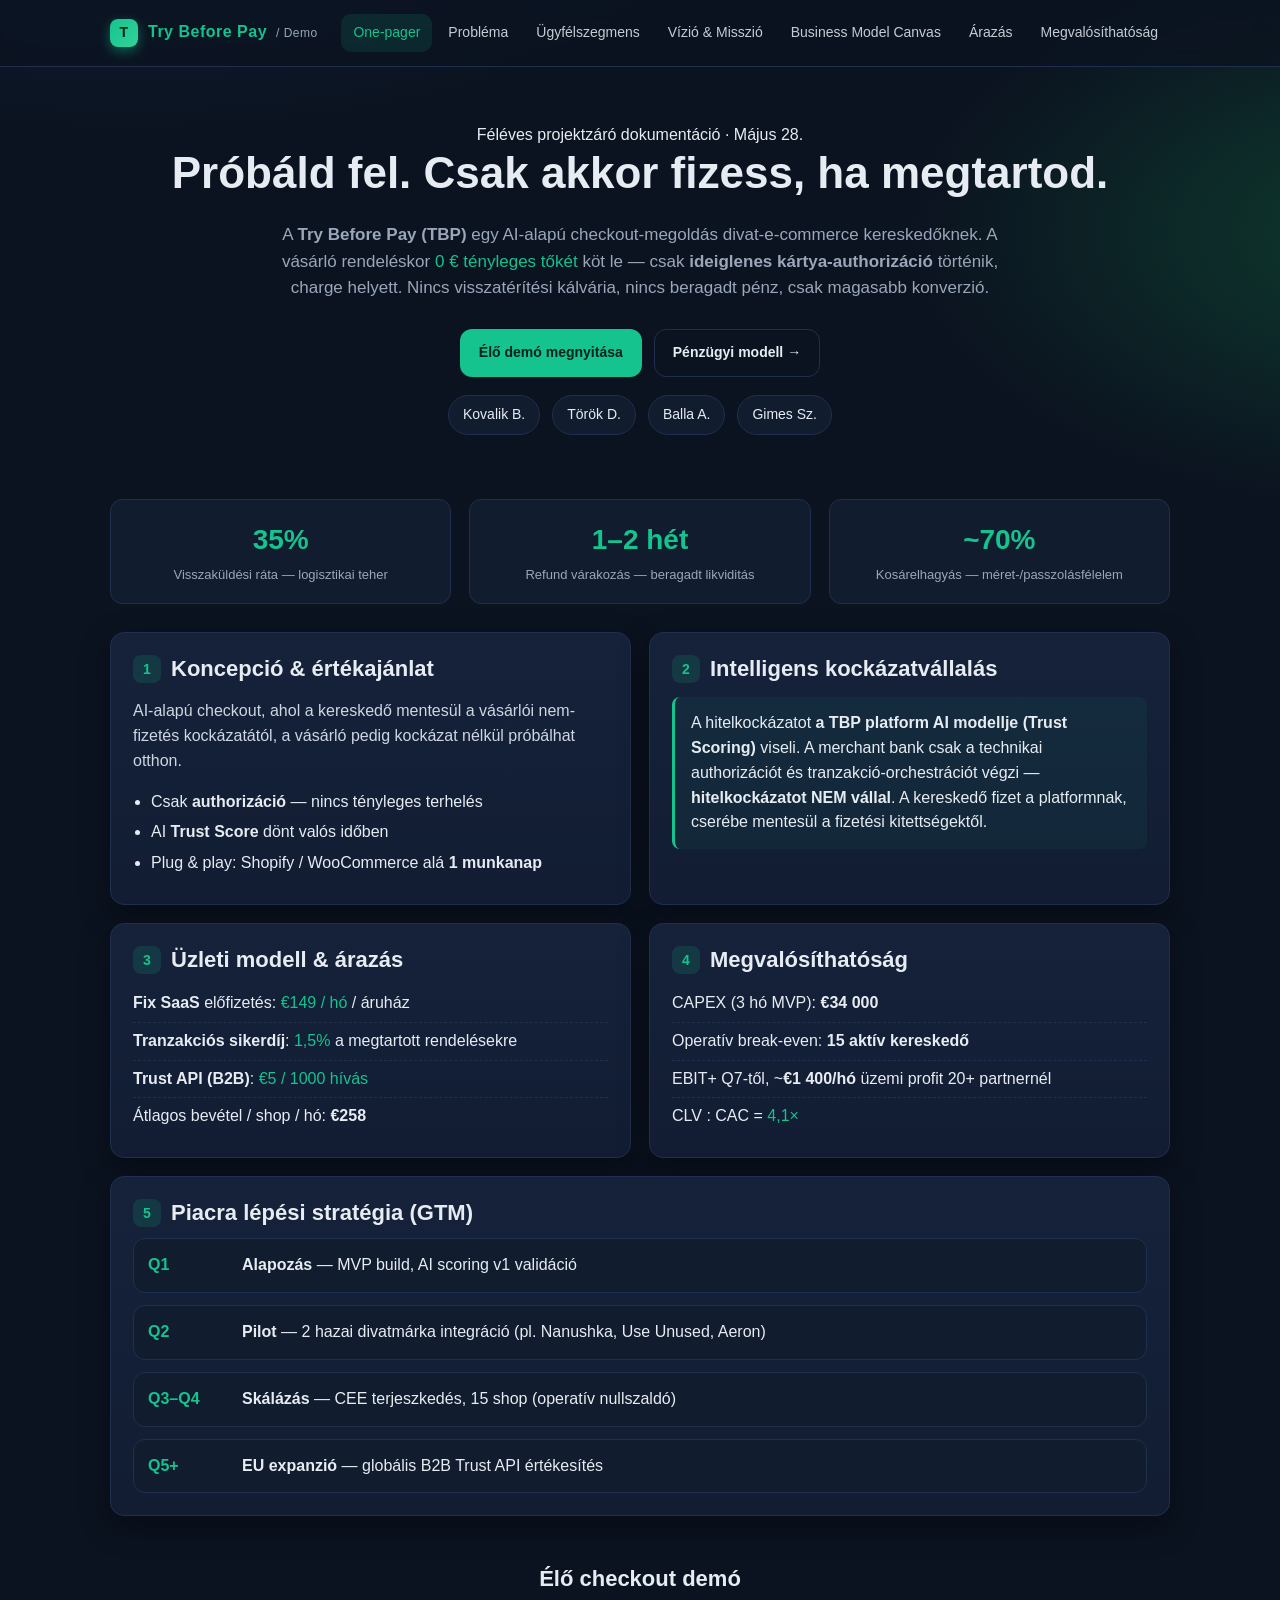
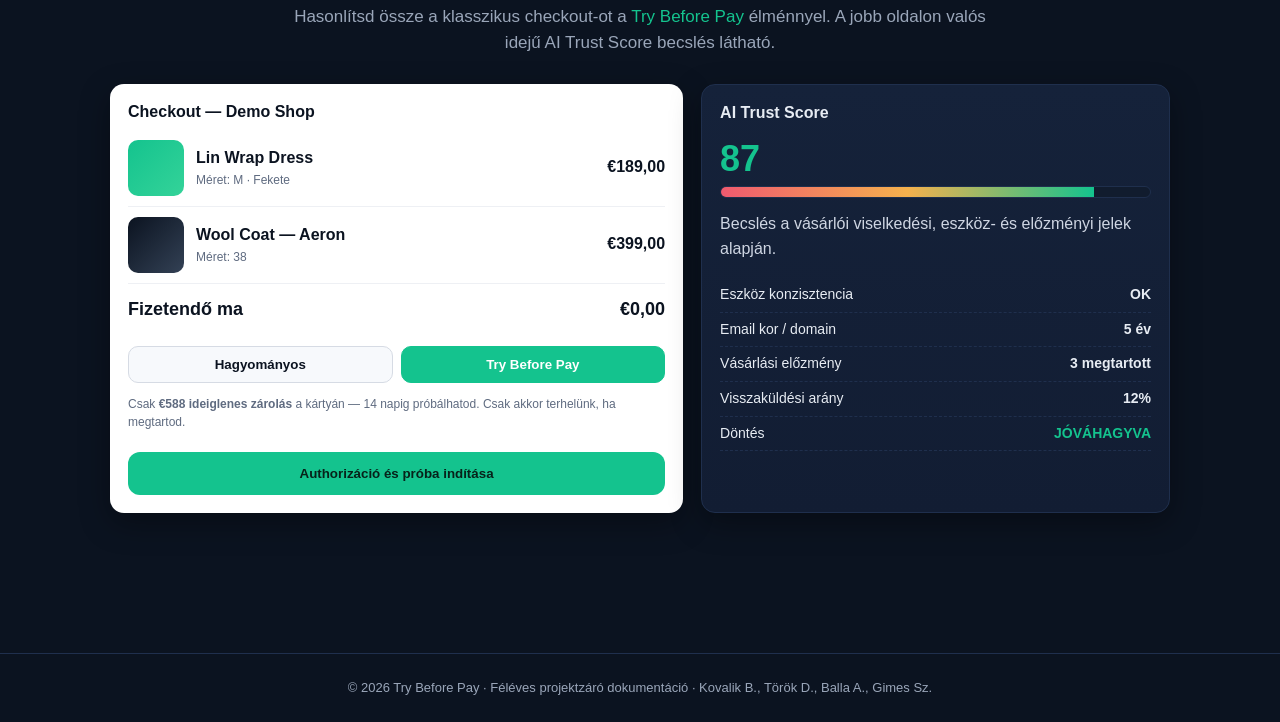
<file: index.html>
<!DOCTYPE html>
<html lang="hu">
<head>
<meta charset="UTF-8" />
<meta name="viewport" content="width=device-width, initial-scale=1" />
<title>Try Before Pay — One-pager</title>
<link rel="stylesheet" href="assets/styles.css" />
</head>
<body>

<nav class="nav">
  <div class="nav-inner">
    <a class="brand" href="index.html">
      <span class="brand-mark">T</span>
      <span class="brand-name">Try Before Pay <span class="brand-sub">/ Demo</span></span>
    </a>
    <div class="nav-links">
      <a href="index.html">One-pager</a>
      <a href="problem.html">Probléma</a>
      <a href="segment.html">Ügyfélszegmens</a>
      <a href="vision.html">Vízió &amp; Misszió</a>
      <a href="bmc.html">Business Model Canvas</a>
      <a href="pricing.html">Árazás</a>
      <a href="feasibility.html">Megvalósíthatóság</a>
    </div>
  </div>
</nav>

<section class="hero">
  <span class="tag">Féléves projektzáró dokumentáció · Május 28.</span>
  <h1>Próbáld fel. Csak akkor fizess, ha megtartod.</h1>
  <p class="lead">
    A <strong>Try Before Pay (TBP)</strong> egy AI-alapú checkout-megoldás divat-e-commerce kereskedőknek.
    A vásárló rendeléskor <span class="accent">0 € tényleges tőkét</span> köt le —
    csak <strong>ideiglenes kártya-authorizáció</strong> történik, charge helyett.
    Nincs visszatérítési kálvária, nincs beragadt pénz, csak magasabb konverzió.
  </p>
  <div class="cta-row">
    <a class="btn btn-primary" href="#demo">Élő demó megnyitása</a>
    <a class="btn btn-ghost" href="feasibility.html">Pénzügyi modell →</a>
  </div>
  <div class="team">
    <span class="chip">Kovalik B.</span>
    <span class="chip">Török D.</span>
    <span class="chip">Balla A.</span>
    <span class="chip">Gimes Sz.</span>
  </div>
</section>

<main class="container">

  <!-- Top stats -->
  <section class="grid grid-3" style="margin-bottom: 28px;">
    <div class="stat"><div class="v">35%</div><div class="l">Visszaküldési ráta — logisztikai teher</div></div>
    <div class="stat"><div class="v">1–2 hét</div><div class="l">Refund várakozás — beragadt likviditás</div></div>
    <div class="stat"><div class="v">~70%</div><div class="l">Kosárelhagyás — méret-/passzolásfélelem</div></div>
  </section>

  <!-- One-pager structure mirroring the PDF -->
  <section class="grid grid-2">

    <div class="card">
      <h2><span class="num">1</span> Koncepció &amp; értékajánlat</h2>
      <p>
        AI-alapú checkout, ahol a kereskedő mentesül a vásárlói nem-fizetés kockázatától,
        a vásárló pedig kockázat nélkül próbálhat otthon.
      </p>
      <ul class="bullets">
        <li>Csak <strong>authorizáció</strong> — nincs tényleges terhelés</li>
        <li>AI <strong>Trust Score</strong> dönt valós időben</li>
        <li>Plug &amp; play: Shopify / WooCommerce alá <strong>1 munkanap</strong></li>
      </ul>
    </div>

    <div class="card">
      <h2><span class="num">2</span> Intelligens kockázatvállalás</h2>
      <div class="callout">
        A hitelkockázatot <strong>a TBP platform AI modellje (Trust Scoring)</strong> viseli.
        A merchant bank csak a technikai authorizációt és tranzakció-orchestrációt végzi —
        <strong>hitelkockázatot NEM vállal</strong>. A kereskedő fizet a platformnak,
        cserébe mentesül a fizetési kitettségektől.
      </div>
    </div>

    <div class="card">
      <h2><span class="num">3</span> Üzleti modell &amp; árazás</h2>
      <ul class="clean">
        <li><strong>Fix SaaS</strong> előfizetés: <span class="accent">€149 / hó</span> / áruház</li>
        <li><strong>Tranzakciós sikerdíj</strong>: <span class="accent">1,5%</span> a megtartott rendelésekre</li>
        <li><strong>Trust API (B2B)</strong>: <span class="accent">€5 / 1000 hívás</span></li>
        <li>Átlagos bevétel / shop / hó: <strong>€258</strong></li>
      </ul>
    </div>

    <div class="card">
      <h2><span class="num">4</span> Megvalósíthatóság</h2>
      <ul class="clean">
        <li>CAPEX (3 hó MVP): <strong>€34 000</strong></li>
        <li>Operatív break-even: <strong>15 aktív kereskedő</strong></li>
        <li>EBIT+ Q7-től, ~<strong>€1 400/hó</strong> üzemi profit 20+ partnernél</li>
        <li>CLV : CAC = <span class="accent">4,1×</span></li>
      </ul>
    </div>

    <div class="card" style="grid-column: 1 / -1;">
      <h2><span class="num">5</span> Piacra lépési stratégia (GTM)</h2>
      <div class="timeline">
        <div class="step"><div class="q">Q1</div><div><strong>Alapozás</strong> — MVP build, AI scoring v1 validáció</div></div>
        <div class="step"><div class="q">Q2</div><div><strong>Pilot</strong> — 2 hazai divatmárka integráció (pl. Nanushka, Use Unused, Aeron)</div></div>
        <div class="step"><div class="q">Q3–Q4</div><div><strong>Skálázás</strong> — CEE terjeszkedés, 15 shop (operatív nullszaldó)</div></div>
        <div class="step"><div class="q">Q5+</div><div><strong>EU expanzió</strong> — globális B2B Trust API értékesítés</div></div>
      </div>
    </div>
  </section>

  <!-- Interactive demo -->
  <section id="demo" style="margin-top: 50px;">
    <h2 style="text-align:center;">Élő checkout demó</h2>
    <p class="lead" style="text-align:center;">
      Hasonlítsd össze a klasszikus checkout-ot a <span class="accent">Try Before Pay</span> élménnyel.
      A jobb oldalon valós idejű AI Trust Score becslés látható.
    </p>

    <div class="demo">
      <div class="checkout">
        <h3>Checkout — Demo Shop</h3>
        <div class="product">
          <div class="thumb"></div>
          <div>
            <div><strong>Lin Wrap Dress</strong></div>
            <div class="note">Méret: M · Fekete</div>
          </div>
          <div class="price">€189,00</div>
        </div>
        <div class="product">
          <div class="thumb" style="background: linear-gradient(135deg,#0b1320,#334155);"></div>
          <div>
            <div><strong>Wool Coat — Aeron</strong></div>
            <div class="note">Méret: 38</div>
          </div>
          <div class="price">€399,00</div>
        </div>
        <div class="total"><span>Fizetendő ma</span><span id="payable">€0,00</span></div>

        <div class="pay-toggle">
          <button id="modeStd">Hagyományos</button>
          <button id="modeTbp" class="active">Try Before Pay</button>
        </div>
        <p class="note" id="modeNote">
          Csak <strong>€588 ideiglenes zárolás</strong> a kártyán — 14 napig próbálhatod.
          Csak akkor terhelünk, ha megtartod.
        </p>
        <button class="pay-btn tbp" id="payBtn">Authorizáció és próba indítása</button>
      </div>

      <div class="card score-panel">
        <h3>AI Trust Score</h3>
        <div class="score-val" id="scoreVal">87</div>
        <div class="meter"><span id="scoreBar" style="width:87%;"></span></div>
        <p class="note" style="margin-top:14px;">Becslés a vásárlói viselkedési, eszköz- és előzményi jelek alapján.</p>
        <div class="row"><span>Eszköz konzisztencia</span><strong>OK</strong></div>
        <div class="row"><span>Email kor / domain</span><strong>5 év</strong></div>
        <div class="row"><span>Vásárlási előzmény</span><strong>3 megtartott</strong></div>
        <div class="row"><span>Visszaküldési arány</span><strong>12%</strong></div>
        <div class="row"><span>Döntés</span><strong class="accent" id="decision">JÓVÁHAGYVA</strong></div>
      </div>
    </div>
  </section>

</main>

<footer>
  © 2026 Try Before Pay · Féléves projektzáró dokumentáció · Kovalik B., Török D., Balla A., Gimes Sz.
</footer>

<script src="assets/nav.js"></script>
<script>
  const total = 588;
  const payableEl = document.getElementById('payable');
  const noteEl = document.getElementById('modeNote');
  const btnEl = document.getElementById('payBtn');
  const modeStd = document.getElementById('modeStd');
  const modeTbp = document.getElementById('modeTbp');

  function setMode(tbp) {
    if (tbp) {
      modeTbp.classList.add('active');
      modeStd.classList.remove('active');
      payableEl.textContent = '€0,00';
      noteEl.innerHTML = 'Csak <strong>€' + total + ' ideiglenes zárolás</strong> a kártyán — 14 napig próbálhatod. Csak akkor terhelünk, ha megtartod.';
      btnEl.classList.add('tbp');
      btnEl.textContent = 'Authorizáció és próba indítása';
    } else {
      modeStd.classList.add('active');
      modeTbp.classList.remove('active');
      payableEl.textContent = '€' + total + ',00';
      noteEl.innerHTML = 'Teljes összeg azonnali terhelése. Refund 1–2 hét, ha visszaküldöd.';
      btnEl.classList.remove('tbp');
      btnEl.textContent = 'Fizetés most';
    }
  }
  modeStd.addEventListener('click', () => setMode(false));
  modeTbp.addEventListener('click', () => setMode(true));
  setMode(true);

  // Animated trust score
  const scoreVal = document.getElementById('scoreVal');
  const scoreBar = document.getElementById('scoreBar');
  const decision = document.getElementById('decision');
  let s = 40;
  const target = 87;
  const tick = setInterval(() => {
    s += 1;
    scoreVal.textContent = s;
    scoreBar.style.width = s + '%';
    if (s >= target) { clearInterval(tick); decision.textContent = 'JÓVÁHAGYVA'; }
  }, 25);
</script>
</body>
</html>
</file>
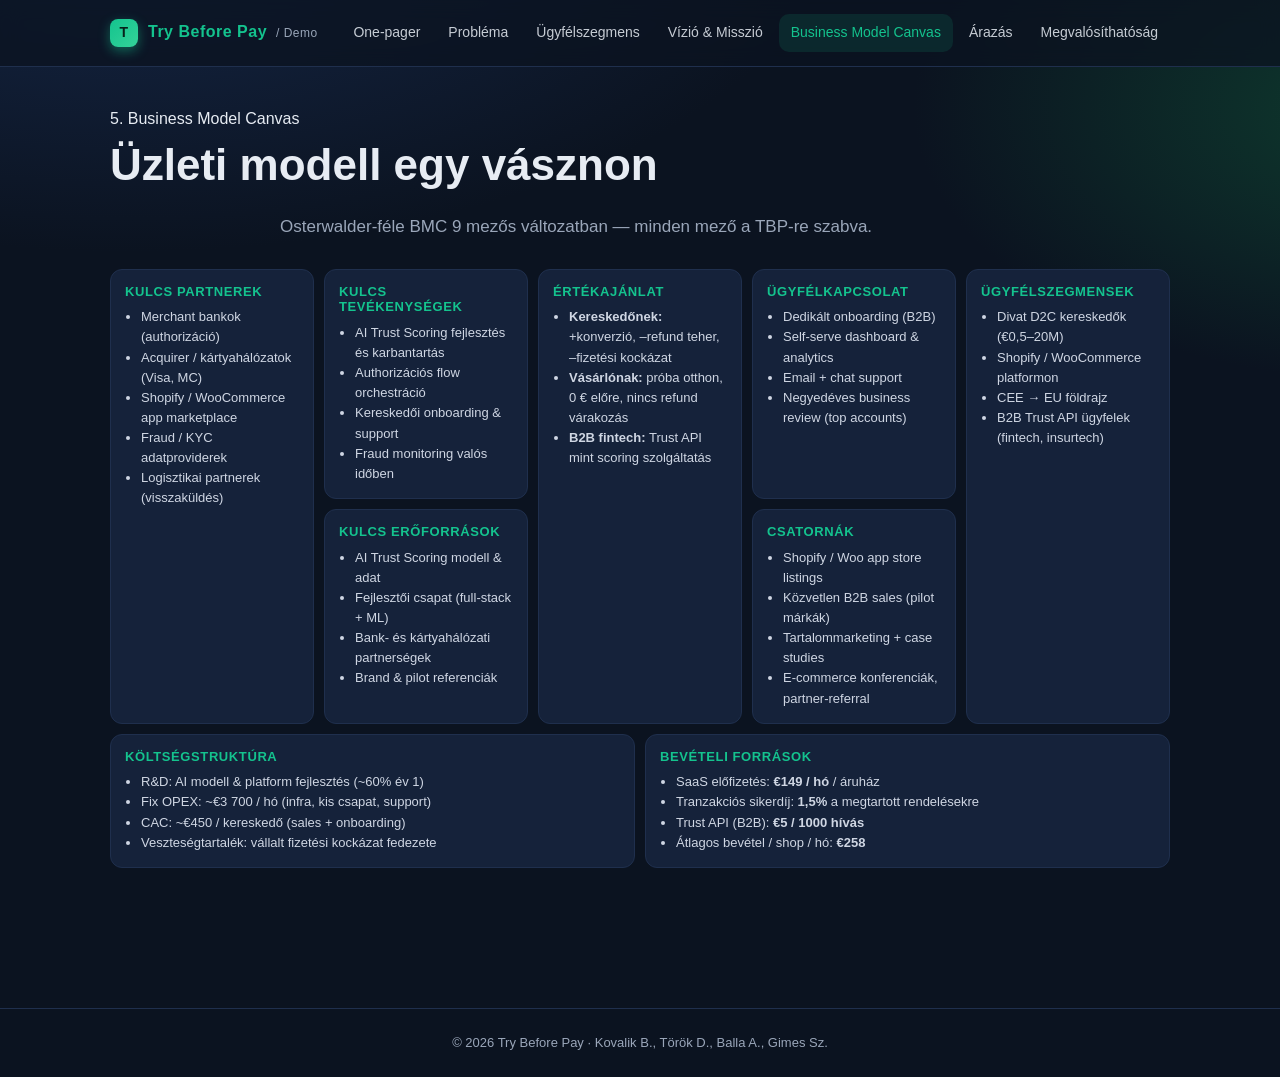
<file: bmc.html>
<!DOCTYPE html>
<html lang="hu">
<head>
<meta charset="UTF-8" />
<meta name="viewport" content="width=device-width, initial-scale=1" />
<title>Business Model Canvas — Try Before Pay</title>
<link rel="stylesheet" href="assets/styles.css" />
</head>
<body>

<nav class="nav">
  <div class="nav-inner">
    <a class="brand" href="index.html">
      <span class="brand-mark">T</span>
      <span class="brand-name">Try Before Pay <span class="brand-sub">/ Demo</span></span>
    </a>
    <div class="nav-links">
      <a href="index.html">One-pager</a>
      <a href="problem.html">Probléma</a>
      <a href="segment.html">Ügyfélszegmens</a>
      <a href="vision.html">Vízió &amp; Misszió</a>
      <a href="bmc.html">Business Model Canvas</a>
      <a href="pricing.html">Árazás</a>
      <a href="feasibility.html">Megvalósíthatóság</a>
    </div>
  </div>
</nav>

<main class="container">
  <span class="tag">5. Business Model Canvas</span>
  <h1 style="margin-top:8px;">Üzleti modell egy vásznon</h1>
  <p class="lead">Osterwalder-féle BMC 9 mezős változatban — minden mező a TBP-re szabva.</p>

  <section class="bmc" style="margin-top: 12px;">
    <div class="b kp">
      <h3>Kulcs partnerek</h3>
      <ul>
        <li>Merchant bankok (authorizáció)</li>
        <li>Acquirer / kártyahálózatok (Visa, MC)</li>
        <li>Shopify / WooCommerce app marketplace</li>
        <li>Fraud / KYC adatproviderek</li>
        <li>Logisztikai partnerek (visszaküldés)</li>
      </ul>
    </div>
    <div class="b ka">
      <h3>Kulcs tevékenységek</h3>
      <ul>
        <li>AI Trust Scoring fejlesztés és karbantartás</li>
        <li>Authorizációs flow orchestráció</li>
        <li>Kereskedői onboarding &amp; support</li>
        <li>Fraud monitoring valós időben</li>
      </ul>
    </div>
    <div class="b vp">
      <h3>Értékajánlat</h3>
      <ul>
        <li><strong>Kereskedőnek:</strong> +konverzió, –refund teher, –fizetési kockázat</li>
        <li><strong>Vásárlónak:</strong> próba otthon, 0 € előre, nincs refund várakozás</li>
        <li><strong>B2B fintech:</strong> Trust API mint scoring szolgáltatás</li>
      </ul>
    </div>
    <div class="b cr">
      <h3>Ügyfélkapcsolat</h3>
      <ul>
        <li>Dedikált onboarding (B2B)</li>
        <li>Self-serve dashboard &amp; analytics</li>
        <li>Email + chat support</li>
        <li>Negyedéves business review (top accounts)</li>
      </ul>
    </div>
    <div class="b cs">
      <h3>Ügyfélszegmensek</h3>
      <ul>
        <li>Divat D2C kereskedők (€0,5–20M)</li>
        <li>Shopify / WooCommerce platformon</li>
        <li>CEE → EU földrajz</li>
        <li>B2B Trust API ügyfelek (fintech, insurtech)</li>
      </ul>
    </div>
    <div class="b kr">
      <h3>Kulcs erőforrások</h3>
      <ul>
        <li>AI Trust Scoring modell &amp; adat</li>
        <li>Fejlesztői csapat (full-stack + ML)</li>
        <li>Bank- és kártyahálózati partnerségek</li>
        <li>Brand &amp; pilot referenciák</li>
      </ul>
    </div>
    <div class="b ch">
      <h3>Csatornák</h3>
      <ul>
        <li>Shopify / Woo app store listings</li>
        <li>Közvetlen B2B sales (pilot márkák)</li>
        <li>Tartalommarketing + case studies</li>
        <li>E-commerce konferenciák, partner-referral</li>
      </ul>
    </div>
    <div class="b co">
      <h3>Költségstruktúra</h3>
      <ul>
        <li>R&amp;D: AI modell &amp; platform fejlesztés (~60% év 1)</li>
        <li>Fix OPEX: ~€3 700 / hó (infra, kis csapat, support)</li>
        <li>CAC: ~€450 / kereskedő (sales + onboarding)</li>
        <li>Veszteségtartalék: vállalt fizetési kockázat fedezete</li>
      </ul>
    </div>
    <div class="b rs">
      <h3>Bevételi források</h3>
      <ul>
        <li>SaaS előfizetés: <strong>€149 / hó</strong> / áruház</li>
        <li>Tranzakciós sikerdíj: <strong>1,5%</strong> a megtartott rendelésekre</li>
        <li>Trust API (B2B): <strong>€5 / 1000 hívás</strong></li>
        <li>Átlagos bevétel / shop / hó: <strong>€258</strong></li>
      </ul>
    </div>
  </section>
</main>

<footer>© 2026 Try Before Pay · Kovalik B., Török D., Balla A., Gimes Sz.</footer>
<script src="assets/nav.js"></script>
</body>
</html>
</file>
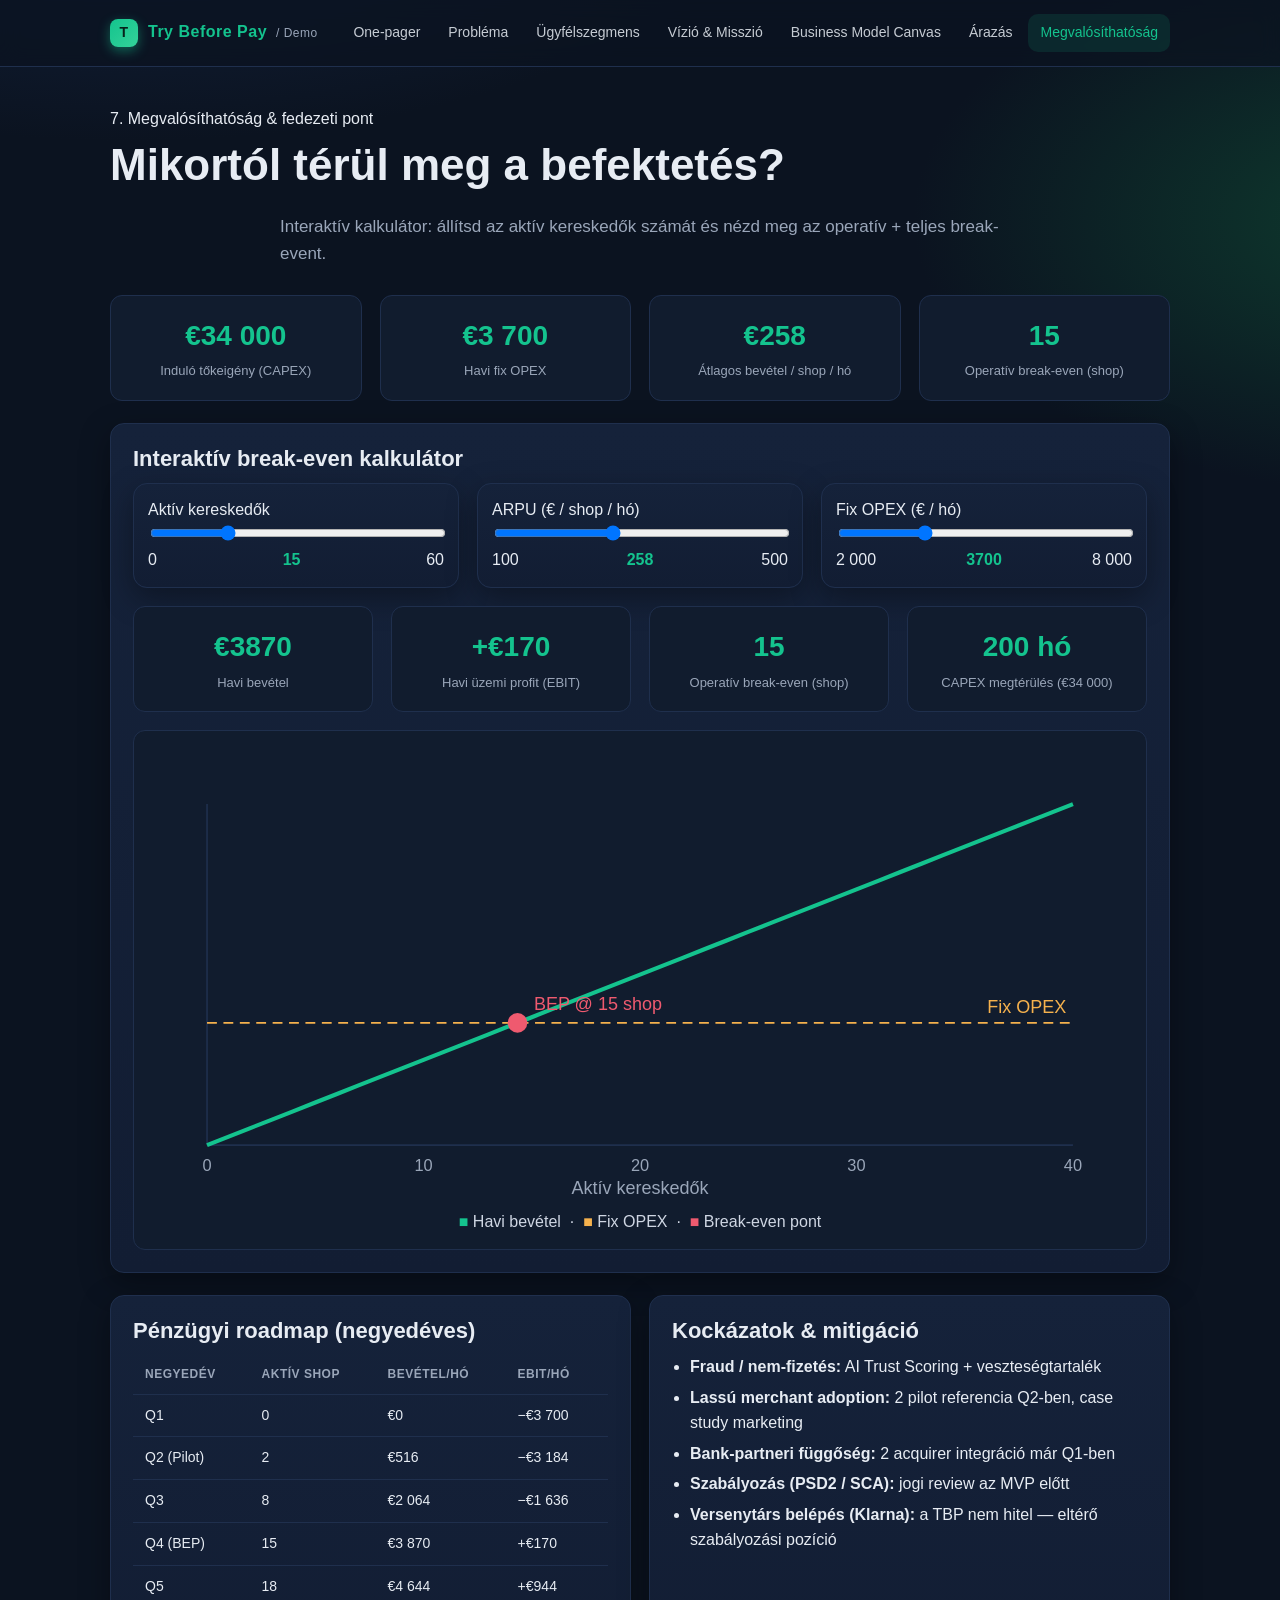
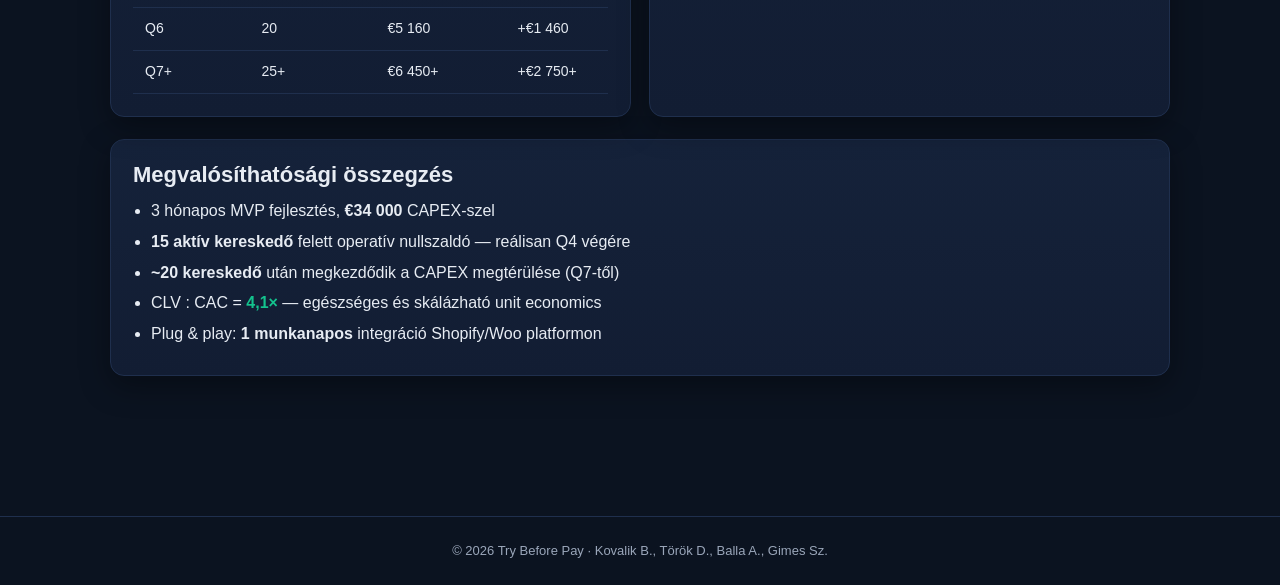
<file: feasibility.html>
<!DOCTYPE html>
<html lang="hu">
<head>
<meta charset="UTF-8" />
<meta name="viewport" content="width=device-width, initial-scale=1" />
<title>Megvalósíthatóság &amp; Fedezeti pont — Try Before Pay</title>
<link rel="stylesheet" href="assets/styles.css" />
</head>
<body>

<nav class="nav">
  <div class="nav-inner">
    <a class="brand" href="index.html">
      <span class="brand-mark">T</span>
      <span class="brand-name">Try Before Pay <span class="brand-sub">/ Demo</span></span>
    </a>
    <div class="nav-links">
      <a href="index.html">One-pager</a>
      <a href="problem.html">Probléma</a>
      <a href="segment.html">Ügyfélszegmens</a>
      <a href="vision.html">Vízió &amp; Misszió</a>
      <a href="bmc.html">Business Model Canvas</a>
      <a href="pricing.html">Árazás</a>
      <a href="feasibility.html">Megvalósíthatóság</a>
    </div>
  </div>
</nav>

<main class="container">
  <span class="tag">7. Megvalósíthatóság &amp; fedezeti pont</span>
  <h1 style="margin-top:8px;">Mikortól térül meg a befektetés?</h1>
  <p class="lead">
    Interaktív kalkulátor: állítsd az aktív kereskedők számát és nézd meg az operatív + teljes break-event.
  </p>

  <section class="grid grid-4">
    <div class="stat"><div class="v">€34 000</div><div class="l">Induló tőkeigény (CAPEX)</div></div>
    <div class="stat"><div class="v">€3 700</div><div class="l">Havi fix OPEX</div></div>
    <div class="stat"><div class="v">€258</div><div class="l">Átlagos bevétel / shop / hó</div></div>
    <div class="stat"><div class="v">15</div><div class="l">Operatív break-even (shop)</div></div>
  </section>

  <section class="card" style="margin-top: 22px;">
    <h2>Interaktív break-even kalkulátor</h2>
    <div class="grid grid-3" style="margin-top:10px;">
      <label class="card" style="padding:14px;">
        <div class="note">Aktív kereskedők</div>
        <input id="shops" type="range" min="0" max="60" value="15" style="width:100%;" />
        <div style="display:flex; justify-content:space-between;"><span>0</span><strong id="shopsVal" class="accent">15</strong><span>60</span></div>
      </label>
      <label class="card" style="padding:14px;">
        <div class="note">ARPU (€ / shop / hó)</div>
        <input id="arpu" type="range" min="100" max="500" value="258" style="width:100%;" />
        <div style="display:flex; justify-content:space-between;"><span>100</span><strong id="arpuVal" class="accent">258</strong><span>500</span></div>
      </label>
      <label class="card" style="padding:14px;">
        <div class="note">Fix OPEX (€ / hó)</div>
        <input id="opex" type="range" min="2000" max="8000" step="100" value="3700" style="width:100%;" />
        <div style="display:flex; justify-content:space-between;"><span>2 000</span><strong id="opexVal" class="accent">3 700</strong><span>8 000</span></div>
      </label>
    </div>

    <div class="grid grid-4" style="margin-top: 18px;">
      <div class="stat"><div class="v" id="revVal">€3 870</div><div class="l">Havi bevétel</div></div>
      <div class="stat"><div class="v" id="ebitVal">€170</div><div class="l">Havi üzemi profit (EBIT)</div></div>
      <div class="stat"><div class="v" id="bep">15</div><div class="l">Operatív break-even (shop)</div></div>
      <div class="stat"><div class="v" id="payback">— hó</div><div class="l">CAPEX megtérülés (€34 000)</div></div>
    </div>

    <div class="chart" style="margin-top: 18px;">
      <svg viewBox="0 0 600 280" id="chart" preserveAspectRatio="none"></svg>
      <p class="note" style="text-align:center; margin: 6px 0 0;">
        <span style="color: var(--accent);">■</span> Havi bevétel &nbsp;·&nbsp;
        <span style="color: #f5b14d;">■</span> Fix OPEX &nbsp;·&nbsp;
        <span style="color: #ef5a6f;">■</span> Break-even pont
      </p>
    </div>
  </section>

  <section class="grid grid-2" style="margin-top: 22px;">
    <div class="card">
      <h2>Pénzügyi roadmap (negyedéves)</h2>
      <table>
        <thead><tr><th>Negyedév</th><th>Aktív shop</th><th>Bevétel/hó</th><th>EBIT/hó</th></tr></thead>
        <tbody>
          <tr><td>Q1</td><td>0</td><td>€0</td><td>−€3 700</td></tr>
          <tr><td>Q2 (Pilot)</td><td>2</td><td>€516</td><td>−€3 184</td></tr>
          <tr><td>Q3</td><td>8</td><td>€2 064</td><td>−€1 636</td></tr>
          <tr><td>Q4 (BEP)</td><td>15</td><td>€3 870</td><td>+€170</td></tr>
          <tr><td>Q5</td><td>18</td><td>€4 644</td><td>+€944</td></tr>
          <tr><td>Q6</td><td>20</td><td>€5 160</td><td>+€1 460</td></tr>
          <tr><td>Q7+</td><td>25+</td><td>€6 450+</td><td>+€2 750+</td></tr>
        </tbody>
      </table>
    </div>

    <div class="card">
      <h2>Kockázatok &amp; mitigáció</h2>
      <ul class="bullets">
        <li><strong>Fraud / nem-fizetés:</strong> AI Trust Scoring + veszteségtartalék</li>
        <li><strong>Lassú merchant adoption:</strong> 2 pilot referencia Q2-ben, case study marketing</li>
        <li><strong>Bank-partneri függőség:</strong> 2 acquirer integráció már Q1-ben</li>
        <li><strong>Szabályozás (PSD2 / SCA):</strong> jogi review az MVP előtt</li>
        <li><strong>Versenytárs belépés (Klarna):</strong> a TBP nem hitel — eltérő szabályozási pozíció</li>
      </ul>
    </div>
  </section>

  <section class="card" style="margin-top: 22px;">
    <h2>Megvalósíthatósági összegzés</h2>
    <ul class="bullets">
      <li>3 hónapos MVP fejlesztés, <strong>€34 000</strong> CAPEX-szel</li>
      <li><strong>15 aktív kereskedő</strong> felett operatív nullszaldó — reálisan Q4 végére</li>
      <li><strong>~20 kereskedő</strong> után megkezdődik a CAPEX megtérülése (Q7-től)</li>
      <li>CLV : CAC = <strong class="accent">4,1×</strong> — egészséges és skálázható unit economics</li>
      <li>Plug &amp; play: <strong>1 munkanapos</strong> integráció Shopify/Woo platformon</li>
    </ul>
  </section>
</main>

<footer>© 2026 Try Before Pay · Kovalik B., Török D., Balla A., Gimes Sz.</footer>
<script src="assets/nav.js"></script>
<script>
  const shops = document.getElementById('shops');
  const arpu = document.getElementById('arpu');
  const opex = document.getElementById('opex');
  const shopsVal = document.getElementById('shopsVal');
  const arpuVal = document.getElementById('arpuVal');
  const opexVal = document.getElementById('opexVal');
  const revVal = document.getElementById('revVal');
  const ebitVal = document.getElementById('ebitVal');
  const bepEl = document.getElementById('bep');
  const paybackEl = document.getElementById('payback');
  const chart = document.getElementById('chart');
  const CAPEX = 34000;

  function fmt(n) {
    return '€' + Math.round(n).toLocaleString('hu-HU').replace(/,/g, ' ');
  }

  function render() {
    const s = +shops.value, a = +arpu.value, o = +opex.value;
    shopsVal.textContent = s;
    arpuVal.textContent = a;
    opexVal.textContent = o.toLocaleString('hu-HU').replace(/,/g, ' ');
    const rev = s * a;
    const ebit = rev - o;
    const bep = Math.ceil(o / a);
    revVal.textContent = fmt(rev);
    ebitVal.textContent = (ebit >= 0 ? '+' : '−') + fmt(Math.abs(ebit));
    ebitVal.style.color = ebit >= 0 ? 'var(--accent)' : 'var(--danger)';
    bepEl.textContent = bep;
    paybackEl.textContent = ebit > 0 ? Math.ceil(CAPEX / ebit) + ' hó' : '— (még veszteséges)';
    drawChart(a, o);
  }

  function drawChart(a, o) {
    const W = 600, H = 280, P = 36;
    const maxX = 40;
    const maxY = Math.max(o * 2.5, a * maxX);
    const xs = i => P + (i / maxX) * (W - 2 * P);
    const ys = v => H - P - (v / maxY) * (H - 2 * P);

    let svg = '';
    // axes
    svg += `<line x1="${P}" y1="${H-P}" x2="${W-P}" y2="${H-P}" stroke="#1f2f4d" />`;
    svg += `<line x1="${P}" y1="${P}" x2="${P}" y2="${H-P}" stroke="#1f2f4d" />`;
    // OPEX horizontal
    svg += `<line x1="${P}" y1="${ys(o)}" x2="${W-P}" y2="${ys(o)}" stroke="#f5b14d" stroke-dasharray="6 4" />`;
    svg += `<text x="${W-P-4}" y="${ys(o)-6}" fill="#f5b14d" font-size="11" text-anchor="end">Fix OPEX</text>`;
    // revenue line
    let pts = '';
    for (let i = 0; i <= maxX; i++) {
      pts += `${xs(i)},${ys(i * a)} `;
    }
    svg += `<polyline points="${pts.trim()}" fill="none" stroke="#14c38e" stroke-width="2.5" />`;
    // BEP point
    const bep = o / a;
    svg += `<circle cx="${xs(bep)}" cy="${ys(o)}" r="6" fill="#ef5a6f" />`;
    svg += `<text x="${xs(bep)+10}" y="${ys(o)-8}" fill="#ef5a6f" font-size="11">BEP @ ${Math.ceil(bep)} shop</text>`;
    // x labels
    for (let i = 0; i <= maxX; i += 10) {
      svg += `<text x="${xs(i)}" y="${H-P+16}" fill="#9aa6b9" font-size="10" text-anchor="middle">${i}</text>`;
    }
    svg += `<text x="${W/2}" y="${H-6}" fill="#9aa6b9" font-size="11" text-anchor="middle">Aktív kereskedők</text>`;
    chart.innerHTML = svg;
  }

  [shops, arpu, opex].forEach(el => el.addEventListener('input', render));
  render();
</script>
</body>
</html>
</file>
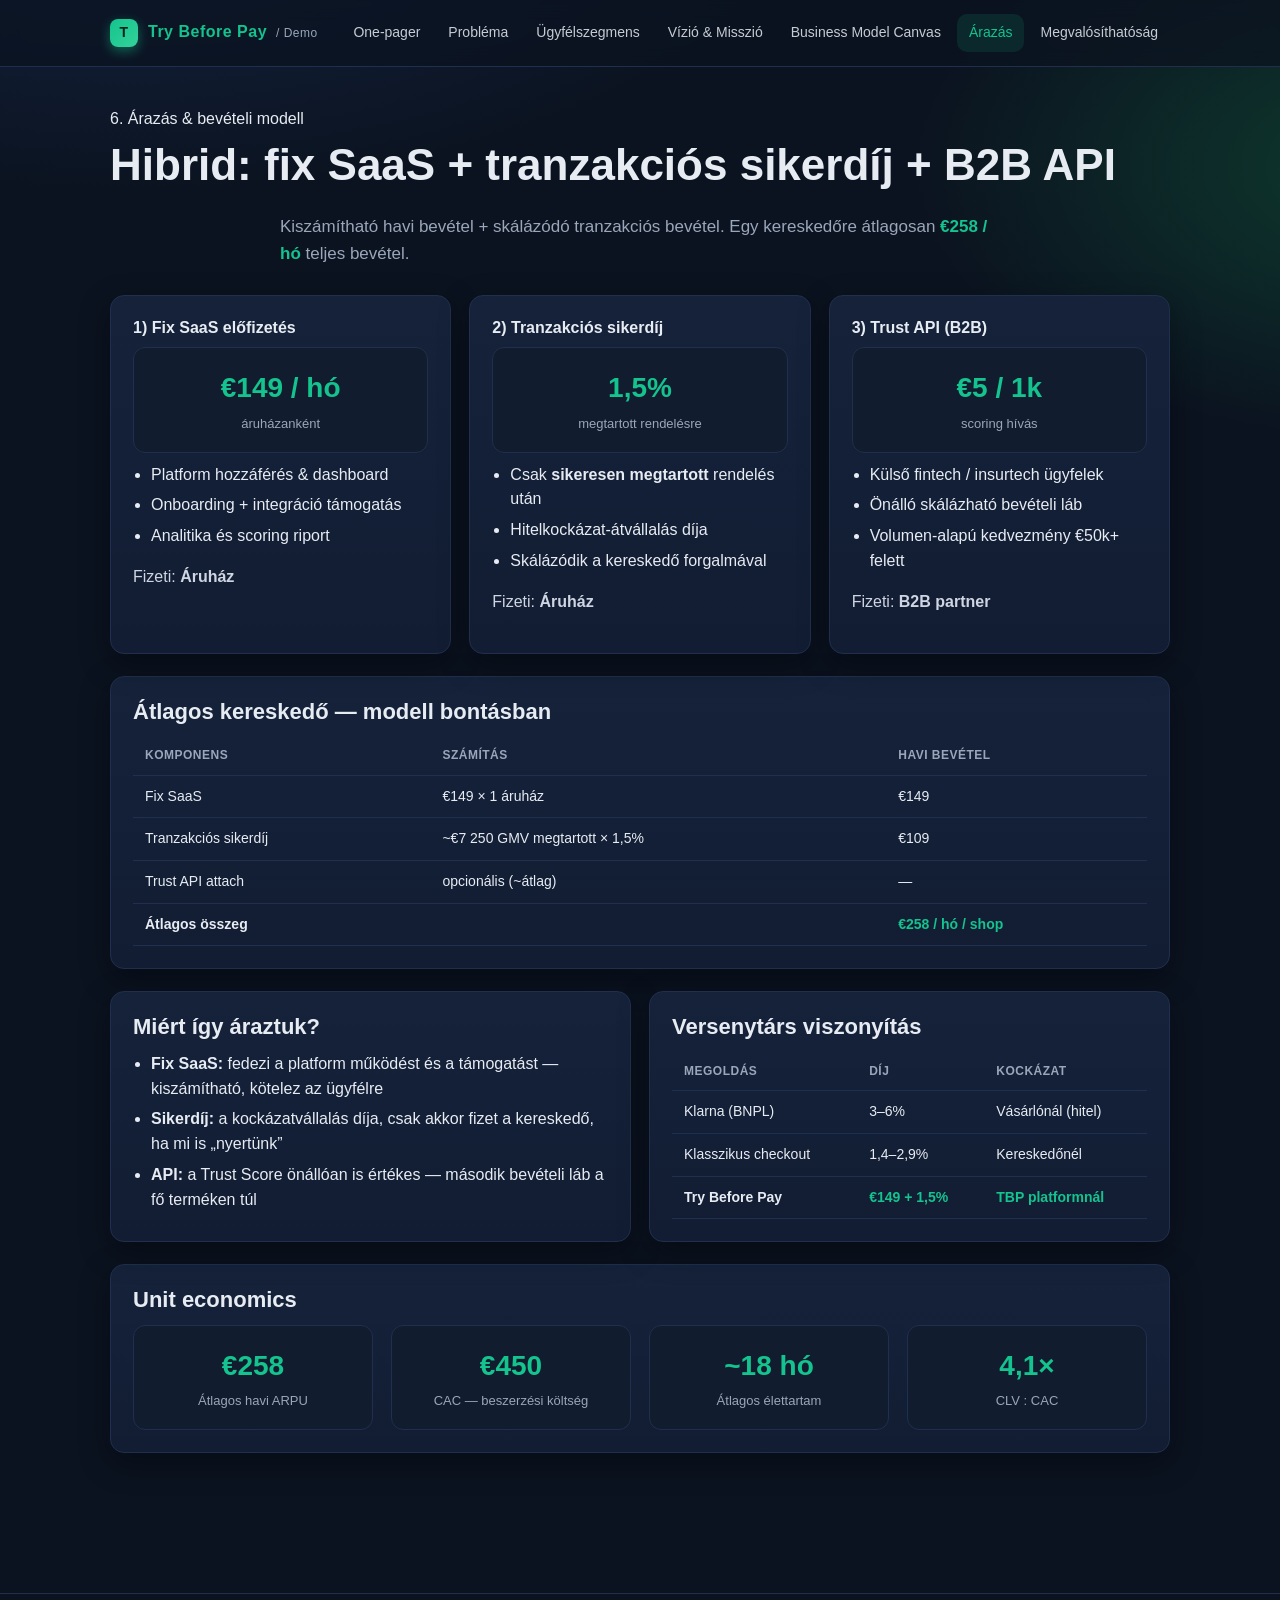
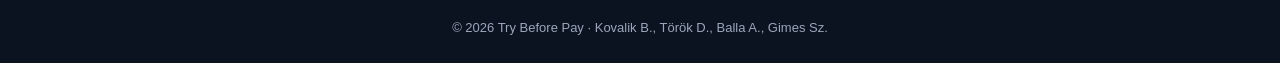
<file: pricing.html>
<!DOCTYPE html>
<html lang="hu">
<head>
<meta charset="UTF-8" />
<meta name="viewport" content="width=device-width, initial-scale=1" />
<title>Árazás &amp; Bevételi modell — Try Before Pay</title>
<link rel="stylesheet" href="assets/styles.css" />
</head>
<body>

<nav class="nav">
  <div class="nav-inner">
    <a class="brand" href="index.html">
      <span class="brand-mark">T</span>
      <span class="brand-name">Try Before Pay <span class="brand-sub">/ Demo</span></span>
    </a>
    <div class="nav-links">
      <a href="index.html">One-pager</a>
      <a href="problem.html">Probléma</a>
      <a href="segment.html">Ügyfélszegmens</a>
      <a href="vision.html">Vízió &amp; Misszió</a>
      <a href="bmc.html">Business Model Canvas</a>
      <a href="pricing.html">Árazás</a>
      <a href="feasibility.html">Megvalósíthatóság</a>
    </div>
  </div>
</nav>

<main class="container">
  <span class="tag">6. Árazás &amp; bevételi modell</span>
  <h1 style="margin-top:8px;">Hibrid: fix SaaS + tranzakciós sikerdíj + B2B API</h1>
  <p class="lead">
    Kiszámítható havi bevétel + skálázódó tranzakciós bevétel. Egy kereskedőre átlagosan
    <strong class="accent">€258 / hó</strong> teljes bevétel.
  </p>

  <section class="grid grid-3">
    <div class="card">
      <h3>1) Fix SaaS előfizetés</h3>
      <div class="stat" style="margin: 10px 0;"><div class="v">€149 / hó</div><div class="l">áruházanként</div></div>
      <ul class="bullets">
        <li>Platform hozzáférés &amp; dashboard</li>
        <li>Onboarding + integráció támogatás</li>
        <li>Analitika és scoring riport</li>
      </ul>
      <p class="note">Fizeti: <strong>Áruház</strong></p>
    </div>
    <div class="card">
      <h3>2) Tranzakciós sikerdíj</h3>
      <div class="stat" style="margin: 10px 0;"><div class="v">1,5%</div><div class="l">megtartott rendelésre</div></div>
      <ul class="bullets">
        <li>Csak <strong>sikeresen megtartott</strong> rendelés után</li>
        <li>Hitelkockázat-átvállalás díja</li>
        <li>Skálázódik a kereskedő forgalmával</li>
      </ul>
      <p class="note">Fizeti: <strong>Áruház</strong></p>
    </div>
    <div class="card">
      <h3>3) Trust API (B2B)</h3>
      <div class="stat" style="margin: 10px 0;"><div class="v">€5 / 1k</div><div class="l">scoring hívás</div></div>
      <ul class="bullets">
        <li>Külső fintech / insurtech ügyfelek</li>
        <li>Önálló skálázható bevételi láb</li>
        <li>Volumen-alapú kedvezmény €50k+ felett</li>
      </ul>
      <p class="note">Fizeti: <strong>B2B partner</strong></p>
    </div>
  </section>

  <section class="card" style="margin-top: 22px;">
    <h2>Átlagos kereskedő — modell bontásban</h2>
    <table>
      <thead><tr><th>Komponens</th><th>Számítás</th><th>Havi bevétel</th></tr></thead>
      <tbody>
        <tr><td>Fix SaaS</td><td>€149 × 1 áruház</td><td>€149</td></tr>
        <tr><td>Tranzakciós sikerdíj</td><td>~€7 250 GMV megtartott × 1,5%</td><td>€109</td></tr>
        <tr><td>Trust API attach</td><td>opcionális (~átlag)</td><td>—</td></tr>
        <tr><td><strong>Átlagos összeg</strong></td><td></td><td><strong class="accent">€258 / hó / shop</strong></td></tr>
      </tbody>
    </table>
  </section>

  <section class="grid grid-2" style="margin-top: 22px;">
    <div class="card">
      <h2>Miért így áraztuk?</h2>
      <ul class="bullets">
        <li><strong>Fix SaaS:</strong> fedezi a platform működést és a támogatást — kiszámítható, kötelez az ügyfélre</li>
        <li><strong>Sikerdíj:</strong> a kockázatvállalás díja, csak akkor fizet a kereskedő, ha mi is „nyertünk”</li>
        <li><strong>API:</strong> a Trust Score önállóan is értékes — második bevételi láb a fő terméken túl</li>
      </ul>
    </div>
    <div class="card">
      <h2>Versenytárs viszonyítás</h2>
      <table>
        <thead><tr><th>Megoldás</th><th>Díj</th><th>Kockázat</th></tr></thead>
        <tbody>
          <tr><td>Klarna (BNPL)</td><td>3–6%</td><td>Vásárlónál (hitel)</td></tr>
          <tr><td>Klasszikus checkout</td><td>1,4–2,9%</td><td>Kereskedőnél</td></tr>
          <tr><td><strong>Try Before Pay</strong></td><td><strong class="accent">€149 + 1,5%</strong></td><td><strong class="accent">TBP platformnál</strong></td></tr>
        </tbody>
      </table>
    </div>
  </section>

  <section class="card" style="margin-top: 22px;">
    <h2>Unit economics</h2>
    <div class="grid grid-4" style="margin-top:10px;">
      <div class="stat"><div class="v">€258</div><div class="l">Átlagos havi ARPU</div></div>
      <div class="stat"><div class="v">€450</div><div class="l">CAC — beszerzési költség</div></div>
      <div class="stat"><div class="v">~18 hó</div><div class="l">Átlagos élettartam</div></div>
      <div class="stat"><div class="v">4,1×</div><div class="l">CLV : CAC</div></div>
    </div>
  </section>
</main>

<footer>© 2026 Try Before Pay · Kovalik B., Török D., Balla A., Gimes Sz.</footer>
<script src="assets/nav.js"></script>
</body>
</html>
</file>
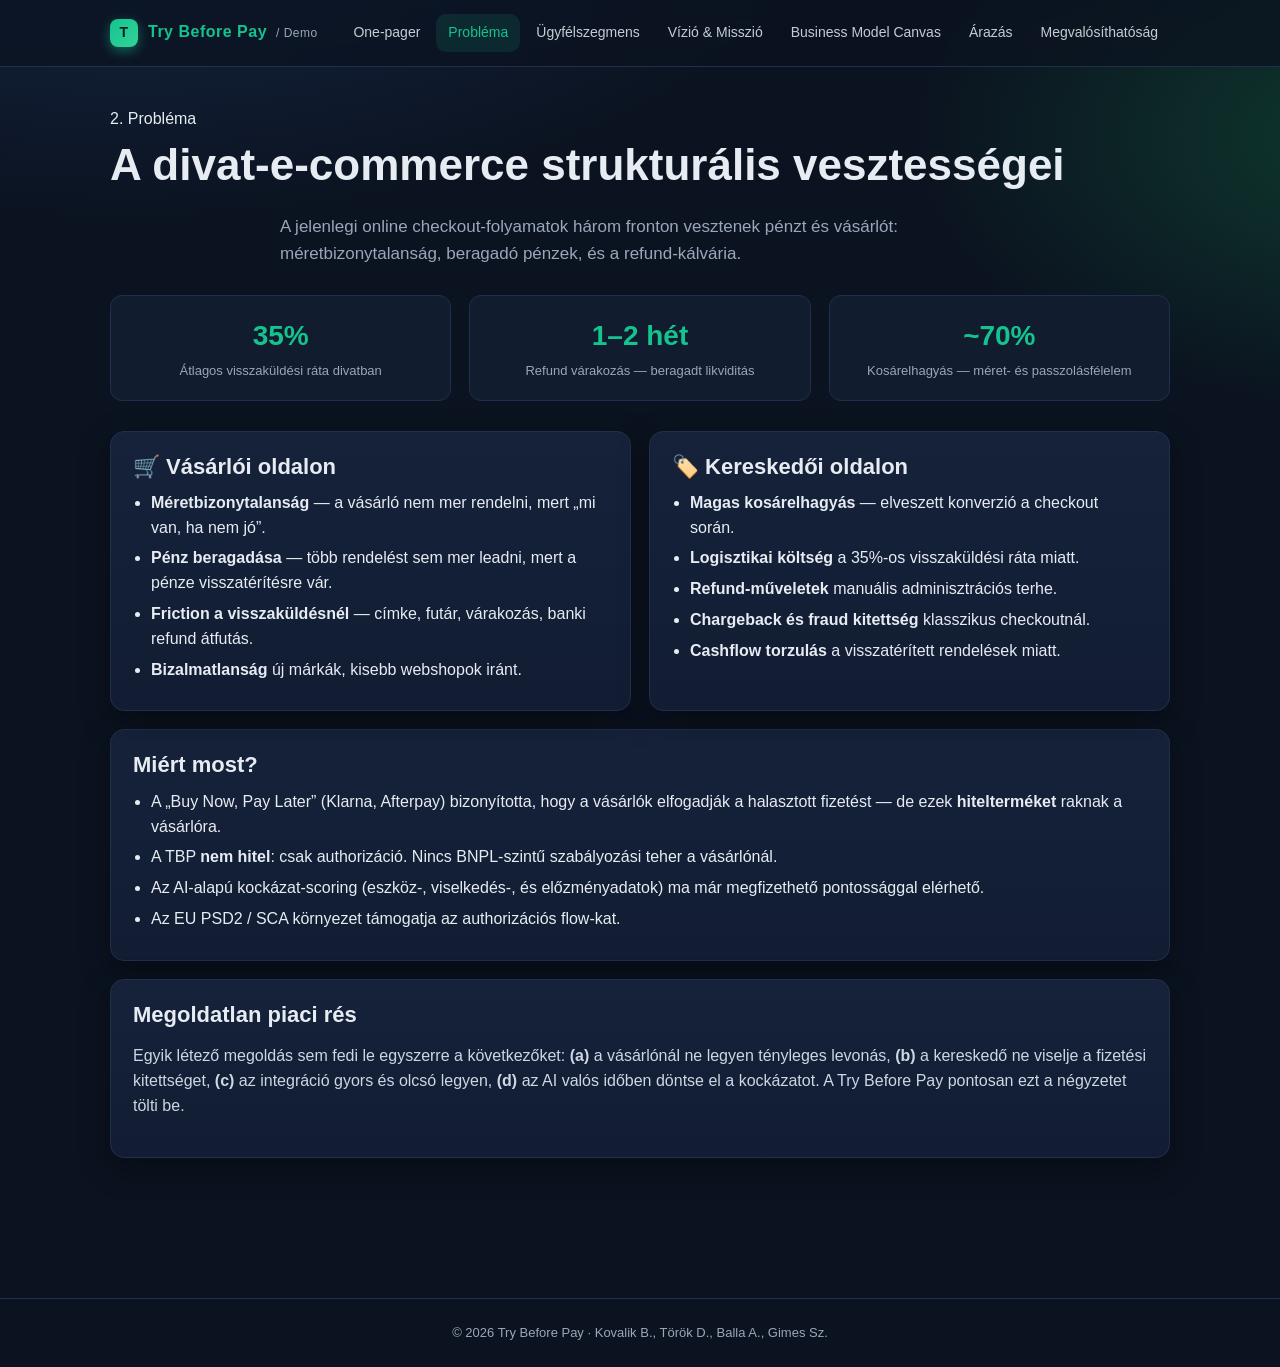
<file: problem.html>
<!DOCTYPE html>
<html lang="hu">
<head>
<meta charset="UTF-8" />
<meta name="viewport" content="width=device-width, initial-scale=1" />
<title>Probléma leírása — Try Before Pay</title>
<link rel="stylesheet" href="assets/styles.css" />
</head>
<body>

<nav class="nav">
  <div class="nav-inner">
    <a class="brand" href="index.html">
      <span class="brand-mark">T</span>
      <span class="brand-name">Try Before Pay <span class="brand-sub">/ Demo</span></span>
    </a>
    <div class="nav-links">
      <a href="index.html">One-pager</a>
      <a href="problem.html">Probléma</a>
      <a href="segment.html">Ügyfélszegmens</a>
      <a href="vision.html">Vízió &amp; Misszió</a>
      <a href="bmc.html">Business Model Canvas</a>
      <a href="pricing.html">Árazás</a>
      <a href="feasibility.html">Megvalósíthatóság</a>
    </div>
  </div>
</nav>

<main class="container">
  <span class="tag">2. Probléma</span>
  <h1 style="margin-top:8px;">A divat-e-commerce strukturális vesztességei</h1>
  <p class="lead">
    A jelenlegi online checkout-folyamatok három fronton vesztenek pénzt és vásárlót:
    méretbizonytalanság, beragadó pénzek, és a refund-kálvária.
  </p>

  <section class="grid grid-3" style="margin: 20px 0 30px;">
    <div class="stat"><div class="v">35%</div><div class="l">Átlagos visszaküldési ráta divatban</div></div>
    <div class="stat"><div class="v">1–2 hét</div><div class="l">Refund várakozás — beragadt likviditás</div></div>
    <div class="stat"><div class="v">~70%</div><div class="l">Kosárelhagyás — méret- és passzolásfélelem</div></div>
  </section>

  <section class="grid grid-2">
    <div class="card">
      <h2>🛒 Vásárlói oldalon</h2>
      <ul class="bullets">
        <li><strong>Méretbizonytalanság</strong> — a vásárló nem mer rendelni, mert „mi van, ha nem jó”.</li>
        <li><strong>Pénz beragadása</strong> — több rendelést sem mer leadni, mert a pénze visszatérítésre vár.</li>
        <li><strong>Friction a visszaküldésnél</strong> — címke, futár, várakozás, banki refund átfutás.</li>
        <li><strong>Bizalmatlanság</strong> új márkák, kisebb webshopok iránt.</li>
      </ul>
    </div>
    <div class="card">
      <h2>🏷️ Kereskedői oldalon</h2>
      <ul class="bullets">
        <li><strong>Magas kosárelhagyás</strong> — elveszett konverzió a checkout során.</li>
        <li><strong>Logisztikai költség</strong> a 35%-os visszaküldési ráta miatt.</li>
        <li><strong>Refund-műveletek</strong> manuális adminisztrációs terhe.</li>
        <li><strong>Chargeback és fraud kitettség</strong> klasszikus checkoutnál.</li>
        <li><strong>Cashflow torzulás</strong> a visszatérített rendelések miatt.</li>
      </ul>
    </div>
  </section>

  <section class="card" style="margin-top: 18px;">
    <h2>Miért most?</h2>
    <ul class="bullets">
      <li>A „Buy Now, Pay Later” (Klarna, Afterpay) bizonyította, hogy a vásárlók elfogadják a halasztott fizetést — de ezek <strong>hitelterméket</strong> raknak a vásárlóra.</li>
      <li>A TBP <strong>nem hitel</strong>: csak authorizáció. Nincs BNPL-szintű szabályozási teher a vásárlónál.</li>
      <li>Az AI-alapú kockázat-scoring (eszköz-, viselkedés-, és előzményadatok) ma már megfizethető pontossággal elérhető.</li>
      <li>Az EU PSD2 / SCA környezet támogatja az authorizációs flow-kat.</li>
    </ul>
  </section>

  <section class="card" style="margin-top: 18px;">
    <h2>Megoldatlan piaci rés</h2>
    <p>
      Egyik létező megoldás sem fedi le egyszerre a következőket:
      <strong>(a)</strong> a vásárlónál ne legyen tényleges levonás,
      <strong>(b)</strong> a kereskedő ne viselje a fizetési kitettséget,
      <strong>(c)</strong> az integráció gyors és olcsó legyen,
      <strong>(d)</strong> az AI valós időben döntse el a kockázatot.
      A Try Before Pay pontosan ezt a négyzetet tölti be.
    </p>
  </section>
</main>

<footer>© 2026 Try Before Pay · Kovalik B., Török D., Balla A., Gimes Sz.</footer>
<script src="assets/nav.js"></script>
</body>
</html>
</file>
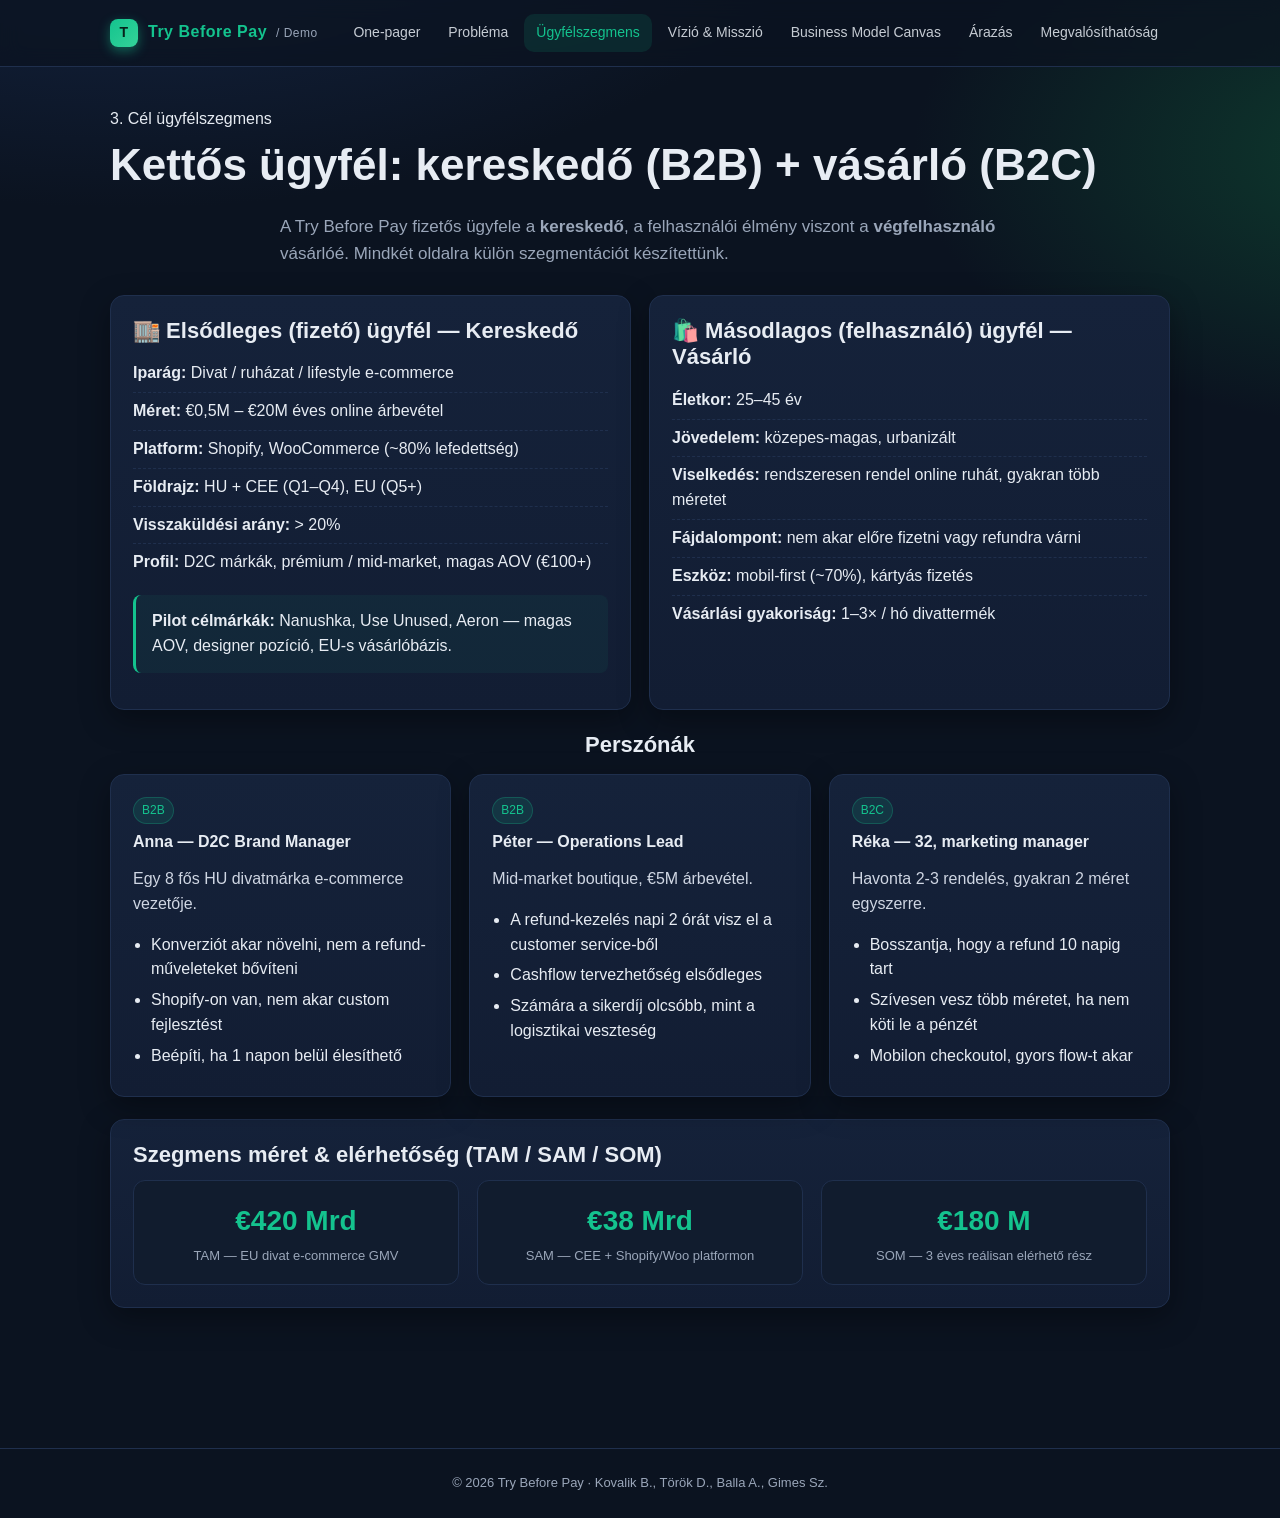
<file: segment.html>
<!DOCTYPE html>
<html lang="hu">
<head>
<meta charset="UTF-8" />
<meta name="viewport" content="width=device-width, initial-scale=1" />
<title>Ügyfélszegmens — Try Before Pay</title>
<link rel="stylesheet" href="assets/styles.css" />
</head>
<body>

<nav class="nav">
  <div class="nav-inner">
    <a class="brand" href="index.html">
      <span class="brand-mark">T</span>
      <span class="brand-name">Try Before Pay <span class="brand-sub">/ Demo</span></span>
    </a>
    <div class="nav-links">
      <a href="index.html">One-pager</a>
      <a href="problem.html">Probléma</a>
      <a href="segment.html">Ügyfélszegmens</a>
      <a href="vision.html">Vízió &amp; Misszió</a>
      <a href="bmc.html">Business Model Canvas</a>
      <a href="pricing.html">Árazás</a>
      <a href="feasibility.html">Megvalósíthatóság</a>
    </div>
  </div>
</nav>

<main class="container">
  <span class="tag">3. Cél ügyfélszegmens</span>
  <h1 style="margin-top:8px;">Kettős ügyfél: kereskedő (B2B) + vásárló (B2C)</h1>
  <p class="lead">
    A Try Before Pay fizetős ügyfele a <strong>kereskedő</strong>, a felhasználói élmény viszont a <strong>végfelhasználó</strong> vásárlóé.
    Mindkét oldalra külön szegmentációt készítettünk.
  </p>

  <section class="grid grid-2">
    <div class="card">
      <h2>🏬 Elsődleges (fizető) ügyfél — Kereskedő</h2>
      <ul class="clean">
        <li><strong>Iparág:</strong> Divat / ruházat / lifestyle e-commerce</li>
        <li><strong>Méret:</strong> €0,5M – €20M éves online árbevétel</li>
        <li><strong>Platform:</strong> Shopify, WooCommerce (~80% lefedettség)</li>
        <li><strong>Földrajz:</strong> HU + CEE (Q1–Q4), EU (Q5+)</li>
        <li><strong>Visszaküldési arány:</strong> &gt; 20%</li>
        <li><strong>Profil:</strong> D2C márkák, prémium / mid-market, magas AOV (€100+)</li>
      </ul>
      <div class="callout" style="margin-top:14px;">
        <strong>Pilot célmárkák:</strong> Nanushka, Use Unused, Aeron — magas AOV, designer pozíció, EU-s vásárlóbázis.
      </div>
    </div>

    <div class="card">
      <h2>🛍️ Másodlagos (felhasználó) ügyfél — Vásárló</h2>
      <ul class="clean">
        <li><strong>Életkor:</strong> 25–45 év</li>
        <li><strong>Jövedelem:</strong> közepes-magas, urbanizált</li>
        <li><strong>Viselkedés:</strong> rendszeresen rendel online ruhát, gyakran több méretet</li>
        <li><strong>Fájdalompont:</strong> nem akar előre fizetni vagy refundra várni</li>
        <li><strong>Eszköz:</strong> mobil-first (~70%), kártyás fizetés</li>
        <li><strong>Vásárlási gyakoriság:</strong> 1–3× / hó divattermék</li>
      </ul>
    </div>
  </section>

  <section style="margin-top: 22px;">
    <h2 style="text-align:center;">Perszónák</h2>
    <div class="grid grid-3" style="margin-top: 16px;">
      <div class="card">
        <span class="tag">B2B</span>
        <h3 style="margin-top:8px;">Anna — D2C Brand Manager</h3>
        <p class="note">Egy 8 fős HU divatmárka e-commerce vezetője.</p>
        <ul class="bullets">
          <li>Konverziót akar növelni, nem a refund-műveleteket bővíteni</li>
          <li>Shopify-on van, nem akar custom fejlesztést</li>
          <li>Beépíti, ha 1 napon belül élesíthető</li>
        </ul>
      </div>
      <div class="card">
        <span class="tag">B2B</span>
        <h3 style="margin-top:8px;">Péter — Operations Lead</h3>
        <p class="note">Mid-market boutique, €5M árbevétel.</p>
        <ul class="bullets">
          <li>A refund-kezelés napi 2 órát visz el a customer service-ből</li>
          <li>Cashflow tervezhetőség elsődleges</li>
          <li>Számára a sikerdíj olcsóbb, mint a logisztikai veszteség</li>
        </ul>
      </div>
      <div class="card">
        <span class="tag">B2C</span>
        <h3 style="margin-top:8px;">Réka — 32, marketing manager</h3>
        <p class="note">Havonta 2-3 rendelés, gyakran 2 méret egyszerre.</p>
        <ul class="bullets">
          <li>Bosszantja, hogy a refund 10 napig tart</li>
          <li>Szívesen vesz több méretet, ha nem köti le a pénzét</li>
          <li>Mobilon checkoutol, gyors flow-t akar</li>
        </ul>
      </div>
    </div>
  </section>

  <section class="card" style="margin-top: 22px;">
    <h2>Szegmens méret &amp; elérhetőség (TAM / SAM / SOM)</h2>
    <div class="grid grid-3" style="margin-top: 10px;">
      <div class="stat"><div class="v">€420 Mrd</div><div class="l">TAM — EU divat e-commerce GMV</div></div>
      <div class="stat"><div class="v">€38 Mrd</div><div class="l">SAM — CEE + Shopify/Woo platformon</div></div>
      <div class="stat"><div class="v">€180 M</div><div class="l">SOM — 3 éves reálisan elérhető rész</div></div>
    </div>
  </section>
</main>

<footer>© 2026 Try Before Pay · Kovalik B., Török D., Balla A., Gimes Sz.</footer>
<script src="assets/nav.js"></script>
</body>
</html>
</file>
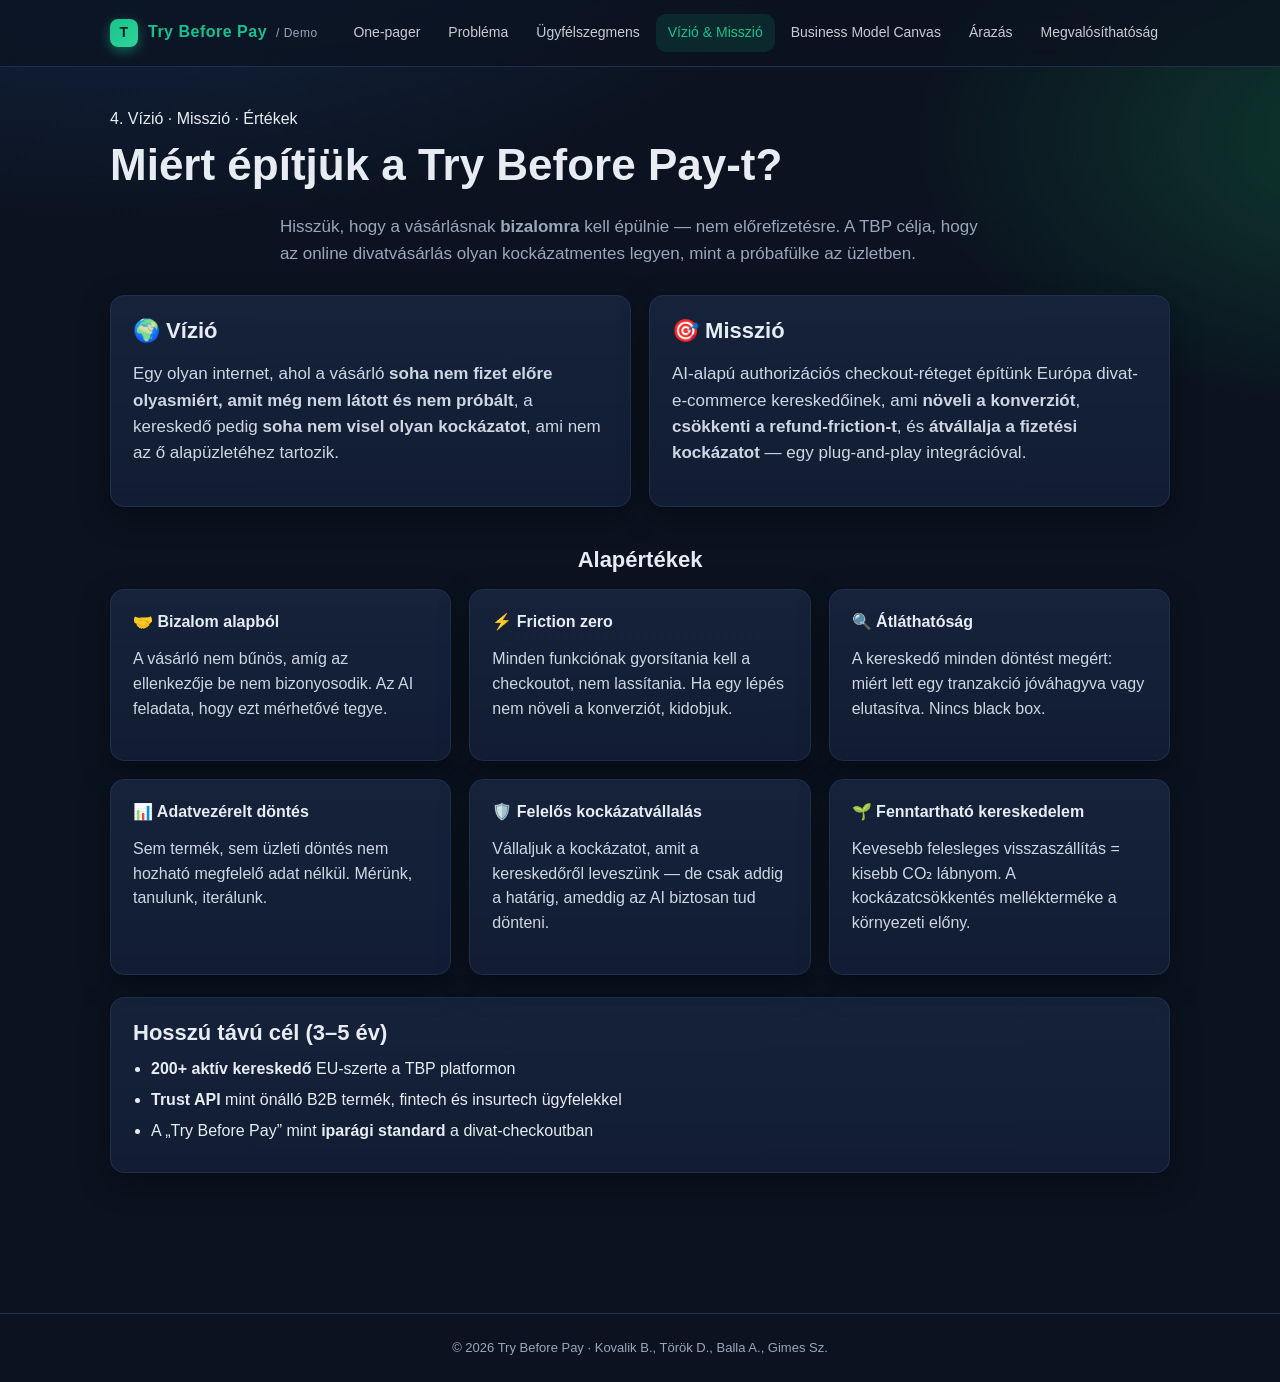
<file: vision.html>
<!DOCTYPE html>
<html lang="hu">
<head>
<meta charset="UTF-8" />
<meta name="viewport" content="width=device-width, initial-scale=1" />
<title>Vízió, Misszió, Értékek — Try Before Pay</title>
<link rel="stylesheet" href="assets/styles.css" />
</head>
<body>

<nav class="nav">
  <div class="nav-inner">
    <a class="brand" href="index.html">
      <span class="brand-mark">T</span>
      <span class="brand-name">Try Before Pay <span class="brand-sub">/ Demo</span></span>
    </a>
    <div class="nav-links">
      <a href="index.html">One-pager</a>
      <a href="problem.html">Probléma</a>
      <a href="segment.html">Ügyfélszegmens</a>
      <a href="vision.html">Vízió &amp; Misszió</a>
      <a href="bmc.html">Business Model Canvas</a>
      <a href="pricing.html">Árazás</a>
      <a href="feasibility.html">Megvalósíthatóság</a>
    </div>
  </div>
</nav>

<main class="container">
  <span class="tag">4. Vízió · Misszió · Értékek</span>
  <h1 style="margin-top:8px;">Miért építjük a Try Before Pay-t?</h1>
  <p class="lead">
    Hisszük, hogy a vásárlásnak <strong>bizalomra</strong> kell épülnie — nem előrefizetésre.
    A TBP célja, hogy az online divatvásárlás olyan kockázatmentes legyen, mint a próbafülke az üzletben.
  </p>

  <section class="grid grid-2">
    <div class="card">
      <h2>🌍 Vízió</h2>
      <p style="font-size: 17px;">
        Egy olyan internet, ahol a vásárló <strong>soha nem fizet előre olyasmiért, amit még nem látott és nem próbált</strong>,
        a kereskedő pedig <strong>soha nem visel olyan kockázatot</strong>, ami nem az ő alapüzletéhez tartozik.
      </p>
    </div>
    <div class="card">
      <h2>🎯 Misszió</h2>
      <p style="font-size: 17px;">
        AI-alapú authorizációs checkout-réteget építünk Európa divat-e-commerce kereskedőinek,
        ami <strong>növeli a konverziót</strong>, <strong>csökkenti a refund-friction-t</strong>,
        és <strong>átvállalja a fizetési kockázatot</strong> — egy plug-and-play integrációval.
      </p>
    </div>
  </section>

  <h2 style="text-align:center; margin: 40px 0 16px;">Alapértékek</h2>
  <section class="grid grid-3">
    <div class="card">
      <h3>🤝 Bizalom alapból</h3>
      <p>A vásárló nem bűnös, amíg az ellenkezője be nem bizonyosodik. Az AI feladata, hogy ezt mérhetővé tegye.</p>
    </div>
    <div class="card">
      <h3>⚡ Friction zero</h3>
      <p>Minden funkciónak gyorsítania kell a checkoutot, nem lassítania. Ha egy lépés nem növeli a konverziót, kidobjuk.</p>
    </div>
    <div class="card">
      <h3>🔍 Átláthatóság</h3>
      <p>A kereskedő minden döntést megért: miért lett egy tranzakció jóváhagyva vagy elutasítva. Nincs black box.</p>
    </div>
    <div class="card">
      <h3>📊 Adatvezérelt döntés</h3>
      <p>Sem termék, sem üzleti döntés nem hozható megfelelő adat nélkül. Mérünk, tanulunk, iterálunk.</p>
    </div>
    <div class="card">
      <h3>🛡️ Felelős kockázatvállalás</h3>
      <p>Vállaljuk a kockázatot, amit a kereskedőről leveszünk — de csak addig a határig, ameddig az AI biztosan tud dönteni.</p>
    </div>
    <div class="card">
      <h3>🌱 Fenntartható kereskedelem</h3>
      <p>Kevesebb felesleges visszaszállítás = kisebb CO₂ lábnyom. A kockázatcsökkentés mellékterméke a környezeti előny.</p>
    </div>
  </section>

  <section class="card" style="margin-top: 22px;">
    <h2>Hosszú távú cél (3–5 év)</h2>
    <ul class="bullets">
      <li><strong>200+ aktív kereskedő</strong> EU-szerte a TBP platformon</li>
      <li><strong>Trust API</strong> mint önálló B2B termék, fintech és insurtech ügyfelekkel</li>
      <li>A „Try Before Pay” mint <strong>iparági standard</strong> a divat-checkoutban</li>
    </ul>
  </section>
</main>

<footer>© 2026 Try Before Pay · Kovalik B., Török D., Balla A., Gimes Sz.</footer>
<script src="assets/nav.js"></script>
</body>
</html>
</file>
<file: assets/styles.css>
/* Try Before Pay — Demo site styles */
:root {
  --bg: #0b1320;
  --bg-2: #111c2e;
  --card: #15223a;
  --border: #1f2f4d;
  --text: #e7ecf3;
  --muted: #9aa6b9;
  --accent: #14c38e;
  --accent-2: #0fa978;
  --warn: #f5b14d;
  --danger: #ef5a6f;
  --radius: 14px;
  --shadow: 0 10px 30px rgba(0,0,0,.35);
  --maxw: 1100px;
}

* { box-sizing: border-box; }
html, body { margin: 0; padding: 0; }
body {
  font-family: -apple-system, BlinkMacSystemFont, "Segoe UI", Roboto, Helvetica, Arial, sans-serif;
  background: radial-gradient(1200px 600px at 10% -10%, #16284a 0%, transparent 60%),
              radial-gradient(900px 500px at 110% 10%, #0e3b2e 0%, transparent 55%),
              var(--bg);
  color: var(--text);
  line-height: 1.55;
  min-height: 100vh;
}

a { color: var(--accent); text-decoration: none; }
a:hover { text-decoration: underline; }

/* Navbar */
.nav {
  position: sticky; top: 0; z-index: 50;
  backdrop-filter: blur(10px);
  background: rgba(11,19,32,.75);
  border-bottom: 1px solid var(--border);
}
.nav-inner {
  max-width: var(--maxw);
  margin: 0 auto;
  display: flex; align-items: center; justify-content: space-between;
  padding: 14px 20px;
}
.brand {
  display: flex; align-items: center; gap: 10px;
  font-weight: 800; letter-spacing: .5px;
}
.brand-mark {
  width: 28px; height: 28px; border-radius: 8px;
  background: linear-gradient(135deg, var(--accent), #34d399);
  box-shadow: 0 4px 12px rgba(20,195,142,.45);
  display: grid; place-items: center;
  color: #07221a; font-weight: 900; font-size: 14px;
}
.brand-name { font-size: 16px; }
.brand-sub { color: var(--muted); font-weight: 500; font-size: 12px; margin-left: 4px; }

.nav-links { display: flex; gap: 4px; flex-wrap: wrap; }
.nav-links a {
  color: var(--text); padding: 8px 12px; border-radius: 10px;
  font-size: 14px; font-weight: 500; opacity: .85;
}
.nav-links a:hover { background: var(--bg-2); opacity: 1; text-decoration: none; }
.nav-links a.active {
  background: rgba(20,195,142,.12);
  color: var(--accent);
  opacity: 1;
}

/* Layout */
.container {
  max-width: var(--maxw);
  margin: 0 auto;
  padding: 40px 20px 80px;
}
.hero {
  padding: 56px 20px 24px;
  text-align: center;
}
h1, h2, h3 { line-height: 1.2; margin: 0 0 .5em; }
h1 { font-size: clamp(28px, 4vw, 44px); font-weight: 800; }
h2 { font-size: 22px; margin-top: 0; }
h3 { font-size: 16px; }
p { color: #cfd6e3; }
.lead { color: var(--muted); font-size: 17px; max-width: 720px; margin: 0 auto 28px; }

.accent { color: var(--accent); }
.kbd { background: var(--bg-2); border: 1px solid var(--border); padding: 2px 8px; border-radius: 6px; font-size: 13px; }

/* Buttons */
.cta-row { display: flex; gap: 12px; justify-content: center; flex-wrap: wrap; margin-top: 8px; }
.btn {
  display: inline-block; padding: 12px 18px; border-radius: 12px;
  font-weight: 600; font-size: 14px; cursor: pointer; border: 1px solid transparent;
  transition: transform .1s ease, background .2s ease;
}
.btn-primary { background: var(--accent); color: #07221a; }
.btn-primary:hover { background: var(--accent-2); text-decoration: none; }
.btn-ghost { background: transparent; color: var(--text); border-color: var(--border); }
.btn-ghost:hover { background: var(--bg-2); text-decoration: none; }
.btn:active { transform: translateY(1px); }

/* Cards & grid */
.grid { display: grid; gap: 18px; }
.grid-2 { grid-template-columns: repeat(2, 1fr); }
.grid-3 { grid-template-columns: repeat(3, 1fr); }
.grid-4 { grid-template-columns: repeat(4, 1fr); }
@media (max-width: 820px) {
  .grid-2, .grid-3, .grid-4 { grid-template-columns: 1fr; }
}

.card {
  background: linear-gradient(180deg, var(--card), #121d33);
  border: 1px solid var(--border);
  border-radius: var(--radius);
  padding: 22px;
  box-shadow: var(--shadow);
}
.card h2 { display: flex; align-items: center; gap: 10px; }
.card .num {
  display: inline-grid; place-items: center;
  width: 28px; height: 28px; border-radius: 8px;
  background: rgba(20,195,142,.15); color: var(--accent);
  font-weight: 800; font-size: 14px;
}
.card .tag {
  display: inline-block; font-size: 12px; padding: 3px 8px;
  border-radius: 999px; background: rgba(20,195,142,.12); color: var(--accent);
  border: 1px solid rgba(20,195,142,.25);
}

.stat {
  text-align: center; padding: 18px;
  background: var(--bg-2); border: 1px solid var(--border); border-radius: 12px;
}
.stat .v { font-size: 28px; font-weight: 800; color: var(--accent); }
.stat .l { font-size: 13px; color: var(--muted); margin-top: 4px; }

ul.bullets { padding-left: 18px; margin: 0; }
ul.bullets li { margin: 6px 0; }
ul.clean { list-style: none; padding: 0; margin: 0; }
ul.clean li { padding: 6px 0; border-bottom: 1px dashed var(--border); }
ul.clean li:last-child { border-bottom: none; }

.callout {
  border-left: 3px solid var(--accent);
  background: rgba(20,195,142,.06);
  padding: 14px 16px; border-radius: 8px;
  margin: 14px 0;
}

/* BMC grid */
.bmc {
  display: grid;
  grid-template-columns: repeat(10, 1fr);
  grid-auto-rows: minmax(120px, auto);
  gap: 10px;
}
.bmc .b { background: var(--card); border: 1px solid var(--border); border-radius: 12px; padding: 14px; }
.bmc .b h3 { color: var(--accent); font-size: 13px; text-transform: uppercase; letter-spacing: .6px; margin-bottom: 8px; }
.bmc .b p, .bmc .b li { font-size: 13px; color: #cfd6e3; }
.bmc .b ul { padding-left: 16px; margin: 0; }
.bmc .kp { grid-column: span 2; grid-row: span 2; }
.bmc .ka { grid-column: span 2; }
.bmc .vp { grid-column: span 2; grid-row: span 2; }
.bmc .cr { grid-column: span 2; }
.bmc .cs { grid-column: span 2; grid-row: span 2; }
.bmc .kr { grid-column: span 2; }
.bmc .ch { grid-column: span 2; }
.bmc .co { grid-column: span 5; }
.bmc .rs { grid-column: span 5; }
@media (max-width: 900px) {
  .bmc { grid-template-columns: 1fr 1fr; }
  .bmc .kp, .bmc .ka, .bmc .vp, .bmc .cr, .bmc .cs, .bmc .kr, .bmc .ch, .bmc .co, .bmc .rs { grid-column: span 2; grid-row: auto; }
}

/* Tables */
table { width: 100%; border-collapse: collapse; font-size: 14px; }
th, td { padding: 10px 12px; text-align: left; border-bottom: 1px solid var(--border); }
th { color: var(--muted); font-weight: 600; font-size: 12px; text-transform: uppercase; letter-spacing: .5px; }
tr:hover td { background: rgba(255,255,255,.02); }

/* Timeline */
.timeline { display: grid; gap: 12px; }
.timeline .step {
  display: grid; grid-template-columns: 80px 1fr; gap: 14px;
  background: var(--bg-2); border: 1px solid var(--border); border-radius: 12px; padding: 14px;
}
.timeline .q { color: var(--accent); font-weight: 800; }

/* Footer */
footer {
  border-top: 1px solid var(--border);
  margin-top: 60px;
  color: var(--muted);
  font-size: 13px;
  text-align: center;
  padding: 24px 16px;
}

/* Demo widget */
.demo {
  display: grid; grid-template-columns: 1.1fr .9fr; gap: 18px;
}
@media (max-width: 820px) { .demo { grid-template-columns: 1fr; } }
.checkout { background: #fff; color: #0b1320; border-radius: 14px; padding: 18px; box-shadow: var(--shadow); }
.checkout h3 { color: #0b1320; }
.checkout .product { display: flex; gap: 12px; align-items: center; padding: 10px 0; border-bottom: 1px solid #eef0f4; }
.checkout .thumb { width: 56px; height: 56px; border-radius: 10px; background: linear-gradient(135deg, #14c38e, #34d399); }
.checkout .price { margin-left: auto; font-weight: 700; }
.checkout .total { display: flex; justify-content: space-between; padding: 12px 0; font-weight: 800; font-size: 18px; }
.checkout .pay-toggle { display: flex; gap: 8px; margin: 10px 0; }
.checkout .pay-toggle button {
  flex: 1; padding: 10px; border-radius: 10px; border: 1px solid #d6dbe4; background: #f7f9fc;
  cursor: pointer; font-weight: 600; color: #0b1320;
}
.checkout .pay-toggle button.active { background: #14c38e; color: white; border-color: #14c38e; }
.checkout .note { font-size: 12px; color: #5f6b80; }
.checkout .pay-btn {
  width: 100%; padding: 14px; border: none; background: #0b1320; color: white;
  border-radius: 12px; font-weight: 700; cursor: pointer; margin-top: 8px;
}
.checkout .pay-btn.tbp { background: #14c38e; color: #07221a; }

.score-panel { padding: 18px; }
.score-panel .meter {
  height: 12px; background: var(--bg-2); border-radius: 999px; overflow: hidden;
  border: 1px solid var(--border);
}
.score-panel .meter > span { display: block; height: 100%; background: linear-gradient(90deg, #ef5a6f, #f5b14d, #14c38e); width: 0%; transition: width .6s ease; }
.score-panel .score-val { font-size: 36px; font-weight: 800; color: var(--accent); }
.score-panel .row { display: flex; justify-content: space-between; padding: 6px 0; border-bottom: 1px dashed var(--border); font-size: 14px; }

/* Break-even chart */
.chart { background: var(--bg-2); border: 1px solid var(--border); border-radius: 12px; padding: 14px; }
.chart svg { width: 100%; height: auto; display: block; }

.team {
  display: flex; gap: 12px; flex-wrap: wrap; justify-content: center;
  margin-top: 18px;
}
.team .chip {
  background: var(--bg-2); border: 1px solid var(--border);
  padding: 8px 14px; border-radius: 999px; font-size: 14px;
}
</file>
